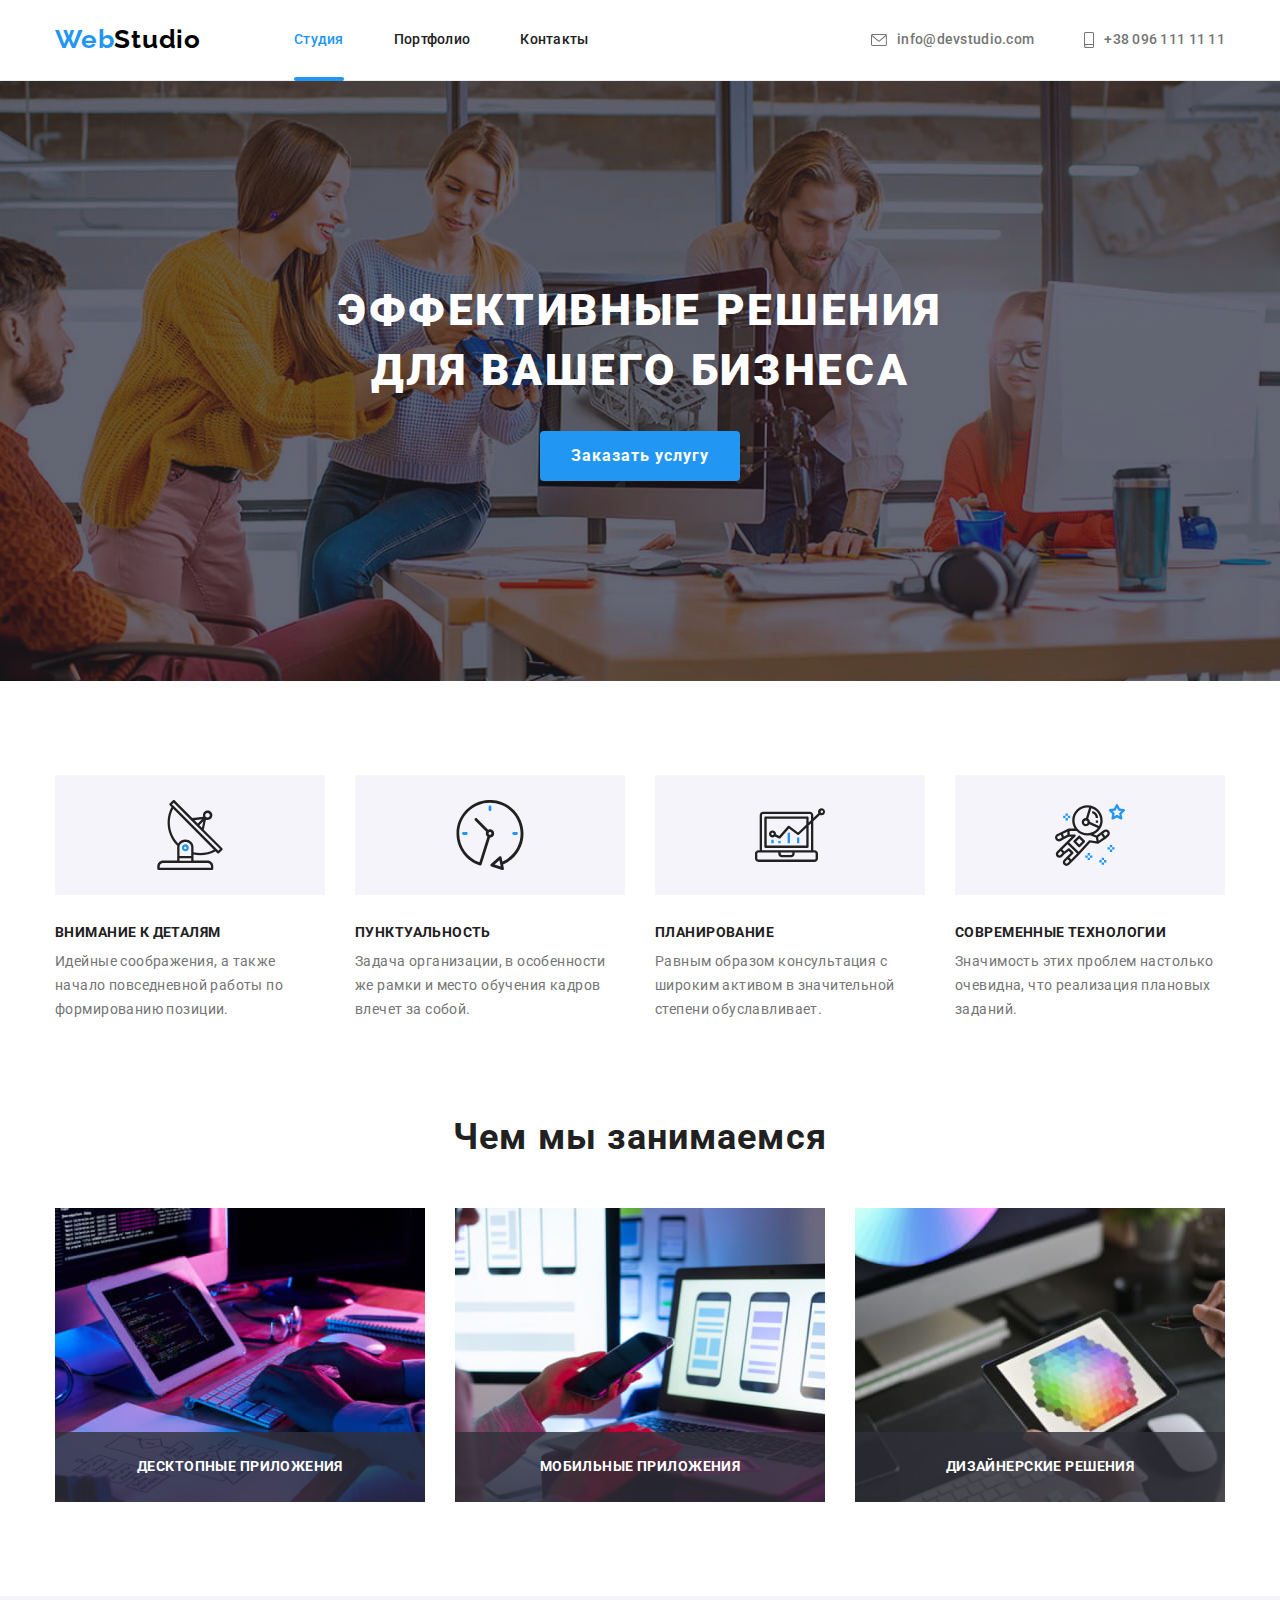
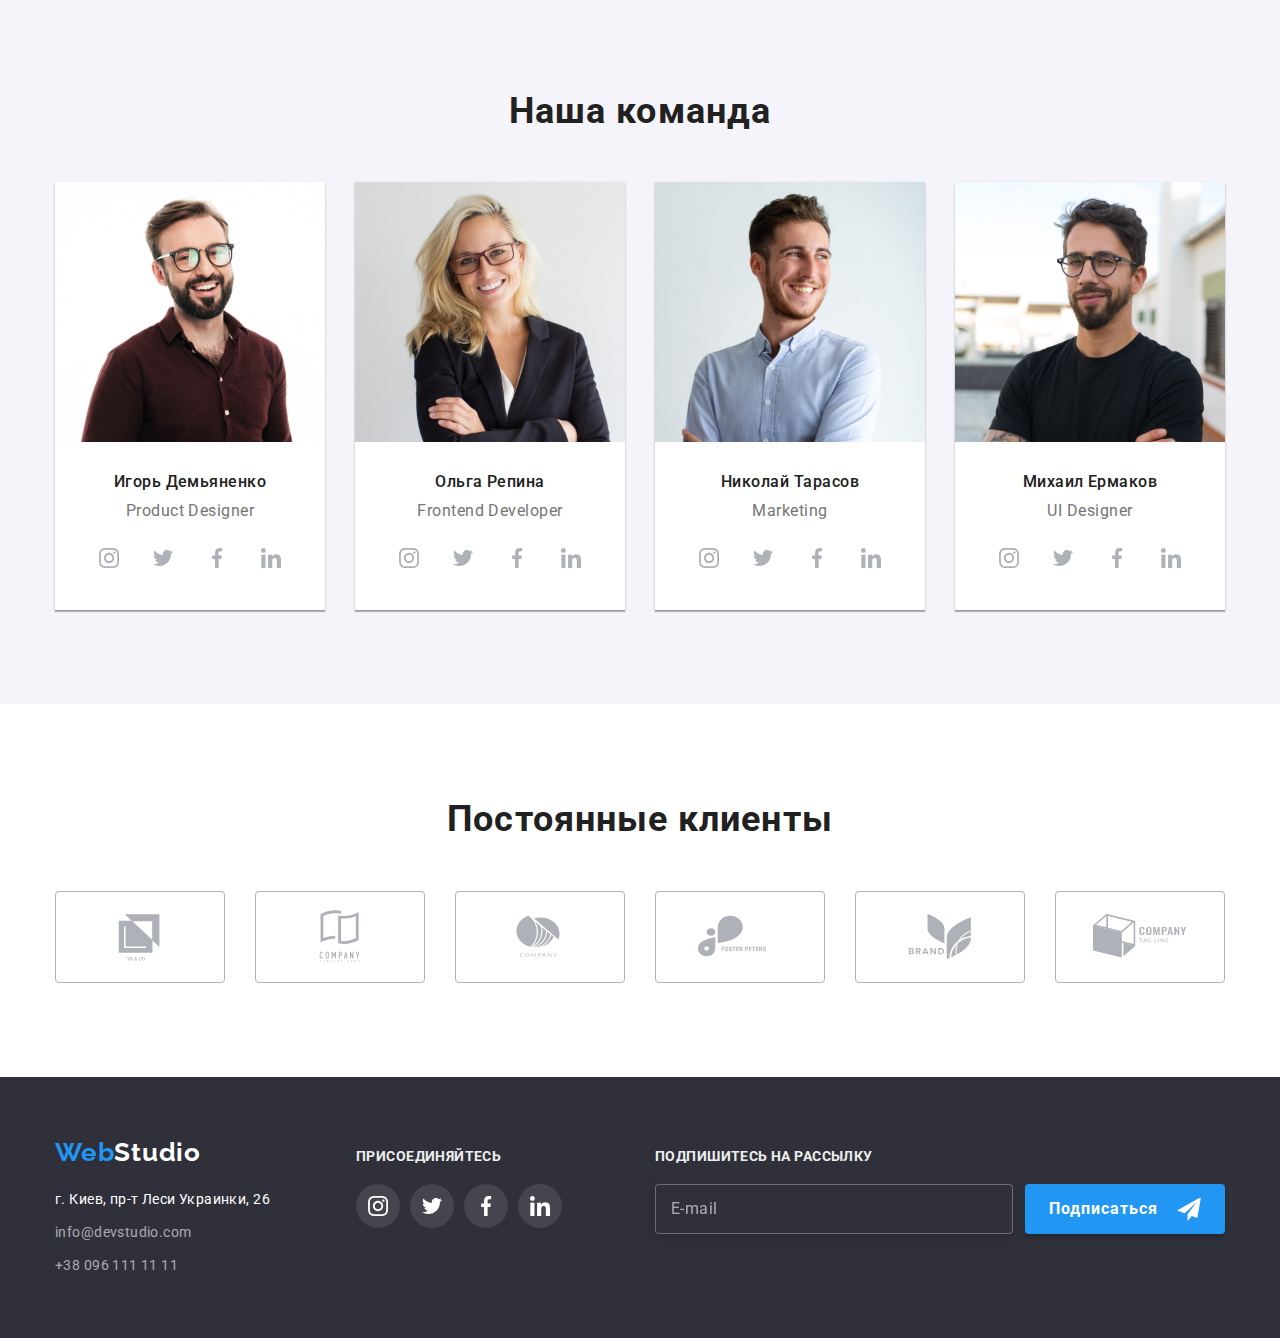
<file: index.html>
<!DOCTYPE html>
<html lang="ru">
<head>
    <meta charset="UTF-8">
    <meta http-equiv="X-UA-Compatible" content="IE=edge">
    <meta name="viewport" content="width=device-width, initial-scale=1.0">
    <title>Студия</title>
    <link href="https://fonts.googleapis.com/css2?family=Raleway:wght@700&family=Roboto:wght@400;500;700;900&display=swap" 
    rel="stylesheet">
    <link rel="stylesheet" href="https://cdnjs.cloudflare.com/ajax/libs/modern-normalize/1.1.0/modern-normalize.min.css">
    <link rel="stylesheet" href="./sass/main.min.css">
</head>
<body>
                                <!-- навигация -->
                                
    <header class="header">
        <div class="container header__container">
            <a href="#" class="logo logo--header"><span class="logo__web">Web</span>Studio</a>
                <nav>
                    <ul class="nav">
                        <li class="nav__item"><a class="nav__link nav__link--current" href="index.html" >Студия</a></li>
                        <li class="nav__item"><a class="nav__link" href="portfolio.html" >Портфолио</a></li>
                        <li class="nav__item"><a class="nav__link" href="#" >Контакты</a></li>
                    </ul>
                </nav>
            <ul class="contacts">
                <li class="contacts__item">
                    <a class="contacts__link" href="mailto:info@devstudio.com">
                        <svg class="contacts__icon" width=16px height="12px">
                            <use href="./images/icons/icons.svg#icon-mail">
                            </use>
                        </svg>
                        info@devstudio.com 
                    </a></li>
                <li class="contacts__item">
                    <a class="contacts__link" href="tel:+380961111111">
                    <svg class="contacts__icon" width=10px height="16px">
                        <use href="./images/icons/icons.svg#icon-phone">
                        </use>
                    </svg>
                    +38 096 111 11 11</a></li>
            </ul>
        </div>
    </header>

    <main>
                <!-- Шапка с кнопкой -->

        <section class="order">
            <div class="container order__container">
                <h1 class="order__title">Эффективные решения <br> для вашего бизнеса</h1>
                <button class="button order__button" type="button"  data-modal-open> Заказать услугу</button>
            </div>
        </section>

                <!-- Особенности . Скрыть заголовок! -->

        <section class="section">
            <div class="container">

                <h2 class="visually-hidden" >Особенности</h2>
                <ul class="properties">
                    <li class="properties__item"> 
                        <div class="properties__box">
                            <svg  width="70" height="70">
                                <use href="./images/icons/icons.svg#icon-antenna">
                                </use>
                            </svg>
                        </div>
                        <h3 class="properties__title">Внимание к деталям</h3>
                        <p class="properties__text">Идейные соображения, а также начало повседневной работы по формированию позиции.</p>
                    </li>
                    <li class="properties__item">
                        <div class="properties__box">
                            <svg  width="70" height="70">
                                <use href="./images/icons/icons.svg#icon-clock">
                                </use>
                            </svg>
                        </div>
                        <h3 class="properties__title">Пунктуальность</h3>
                        <p class="properties__text">Задача организации, в особенности же рамки и место обучения кадров влечет за собой.</p>
                    </li>
                    <li class="properties__item">
                        <div class="properties__box">
                            <svg   width="70" height="70">
                                <use href="./images/icons/icons.svg#icon-diagram">
                                </use>
                            </svg>
                        </div>
                        <h3 class="properties__title">Планирование</h3>
                        <p class="properties__text">Равным образом консультация с широким активом в значительной степени обуславливает.</p>
                    </li>
                    <li class="properties__item">
                        <div class="properties__box">
                            <svg  width="70" height="70">
                                <use href="./images/icons/icons.svg#icon-astronaut">
                                </use>
                            </svg>
                        </div>
                        <h3 class="properties__title">Современные технологии</h3>
                        <p class="properties__text">Значимость этих проблем настолько очевидна, что реализация плановых заданий.</p>
                    </li>
                </ul>
            </div>
        </section>

                        <!-- Work Чем занимаемся  -->

        <section class="section section--no-padding-top">
            <div class="container">
               <h2 class="section__title">Чем мы занимаемся</h2>
                <ul class="work">
                    <li class="work__item"><img src="./images/index/box1.jpg" alt="Работа за компьютером" width="370" height="300">
                        <span class="work__text">Десктопные приложения</span>
                    </li>
                    <li class="work__item"><img src="./images/index/box2.jpg" alt="Работа за ноутбуком" width="370" height="300">
                        <span class="work__text">Мобильные приложения</span>
                    </li>
                    <li class="work__item"><img src="./images/index/box3.jpg" alt="Работа на планшете" width="370" height="300">
                        <span class="work__text">Дизайнерские решения</span>
                    </li>
                </ul>
            </div>
        </section>

                        <!-- Our-team Наша команда -->

        <section class="section section--team-background">
            <div class="container">
                <h2 class="section__title">Наша команда</h2>
                <ul class="our-team">
                    <li class="our-team__item">
                        <img src="./images/index/photo1.jpg" alt="Игорь Демьяненко, Product Designer" width="270" height="260">  
                        <div class="our-team__post">
                            <h3 class="our-team__title">Игорь Демьяненко</h3>
                            <p class="our-team__text">Product Designer</p> 
                            <ul class="social">
                                <li class="social__item">
                                    <a href="" class="social__link social__link--team">
                                        <svg class="social__icon social__icon--team" width=20px height="20px">
                                            <use href="./images/icons/icons.svg#icon-instagram">  </use>
                                        </svg>
                                    </a>
                                </li>
                    
                                <li class="social__item">
                                    <a href="" class="social__link social__link--team">
                                        <svg class="social__icon social__icon--team" width=20px height="20px">
                                            <use href="./images/icons/icons.svg#icon-twitter">  </use>
                                        </svg>
                                    </a>
                                </li>
                                <li class="social__item">
                                    <a href="" class="social__link social__link--team">
                                        <svg class="social__icon social__icon--team" width=20px height="20px">
                                            <use href="./images/icons/icons.svg#icon-facebook">  </use>
                                        </svg>
                                    </a>
                                </li>
                                <li class="social__item">
                                    <a href="" class="social__link social__link--team">
                                        <svg class="social__icon social__icon--team" width=20px height="20px">
                                            <use href="./images/icons/icons.svg#icon-linkedin">  </use>
                                        </svg>
                                    </a>
                                </li>
                            </ul>
                        </div>
                        
                    </li>
                    <li class="our-team__item">
                        <img src="./images/index/photo2.jpg" alt="Ольга Репина, Frontend Developer" width="270" height="260">  
                        <div class="our-team__post">
                            <h3 class="our-team__title">Ольга Репина</h3>
                            <p class="our-team__text">Frontend Developer</p>
                            <ul class="social">
                                <li class="social__item">
                                    <a href="" class="social__link social__link--team">
                                        <svg class="social__icon social__icon--team" width=20px height="20px">
                                            <use href="./images/icons/icons.svg#icon-instagram">  </use>
                                        </svg>
                                    </a>
                                </li>
                    
                                <li class="social__item">
                                    <a href="" class="social__link social__link--team">
                                        <svg class="social__icon social__icon--team" width=20px height="20px">
                                            <use href="./images/icons/icons.svg#icon-twitter">  </use>
                                        </svg>
                                    </a>
                                </li>
                                <li class="social__item">
                                    <a href="" class="social__link social__link--team">
                                        <svg class="social__icon social__icon--team" width=20px height="20px">
                                            <use href="./images/icons/icons.svg#icon-facebook">  </use>
                                        </svg>
                                    </a>
                                </li>
                                <li class="social__item">
                                    <a href="" class="social__link social__link--team">
                                        <svg class="social__icon social__icon--team" width=20px height="20px">
                                            <use href="./images/icons/icons.svg#icon-linkedin">  </use>
                                        </svg>
                                    </a>
                                </li>
                            </ul>
                        </div>
        
                    </li>
                    <li class="our-team__item">
                        <img src="./images/index/photo3.jpg" alt="Николай Тарасов, Marketing" width="270" height="260">  
                        <div class="our-team__post">
                            <h3 class="our-team__title">Николай Тарасов</h3>
                            <p class="our-team__text">Marketing</p>
                            <ul class="social">
                                <li class="social__item">
                                    <a href="" class="social__link social__link--team">
                                        <svg class="social__icon social__icon--team" width=20px height="20px">
                                            <use href="./images/icons/icons.svg#icon-instagram">  </use>
                                        </svg>
                                    </a>
                                </li>
                    
                                <li class="social__item">
                                    <a href="" class="social__link social__link--team">
                                        <svg class="social__icon social__icon--team" width=20px height="20px">
                                            <use href="./images/icons/icons.svg#icon-twitter">  </use>
                                        </svg>
                                    </a>
                                </li>
                                <li class="social__item">
                                    <a href="" class="social__link social__link--team">
                                        <svg class="social__icon social__icon--team" width=20px height="20px">
                                            <use href="./images/icons/icons.svg#icon-facebook">  </use>
                                        </svg>
                                    </a>
                                </li>
                                <li class="social__item">
                                    <a href="" class="social__link social__link--team">
                                        <svg class="social__icon social__icon--team" width=20px height="20px">
                                            <use href="./images/icons/icons.svg#icon-linkedin">  </use>
                                        </svg>
                                    </a>
                                </li>
                        </ul>
        
                        </div>

                    </li>
                    <li class="our-team__item">
                        <img src="./images/index/photo4.jpg" alt="Михаил Ермаков, UI Designer" width="270" height="260">  
                        <div class="our-team__post">
                            <h3 class="our-team__title">Михаил Ермаков</h3>
                            <p class="our-team__text">UI Designer</p>
                            <ul class="social">
                                <li class="social__item">
                                    <a href="" class="social__link social__link--team">
                                        <svg class="social__icon social__icon--team" width=20px height="20px">
                                            <use href="./images/icons/icons.svg#icon-instagram">  </use>
                                        </svg>
                                    </a>
                                </li>
                    
                                <li class="social__item">
                                    <a href="" class="social__link social__link--team">
                                        <svg class="social__icon social__icon--team" width=20px height="20px">
                                            <use href="./images/icons/icons.svg#icon-twitter">  </use>
                                        </svg>
                                    </a>
                                </li>
                                <li class="social__item">
                                    <a href="" class="social__link social__link--team">
                                        <svg class="social__icon social__icon--team" width=20px height="20px">
                                            <use href="./images/icons/icons.svg#icon-facebook">  </use>
                                        </svg>
                                    </a>
                                </li>
                                <li class="social__item">
                                    <a href="" class="social__link social__link--team">
                                        <svg class="social__icon social__icon--team" width=20px height="20px">
                                            <use href="./images/icons/icons.svg#icon-linkedin">  </use>
                                        </svg>
                                    </a>
                                </li>
                            </ul>
                        </div>
                    </li>
                </ul>
            </div>
        </section>

            <!-- Clients Постоянные клиенты -->

        <section class="section">
            <div class="container">
                <h2 class="section__title">Постоянные клиенты</h2>
                <ul class="clients">
                    <li class="clients__item">
                        <a href="#" class="clients__link">
                            <svg class="clients__icon">
                                <use href="./images/icons/icons.svg#icon-logo1" ></use>
                            </svg>
                        </a>
                    </li>
                    <li class="clients__item">
                        <a href="#" class="clients__link">
                            <svg class="clients__icon">
                                <use href="./images/icons/icons.svg#icon-logo2" ></use>
                            </svg>
                        </a>
                    </li>
                    <li class="clients__item">
                        <a href="#" class="clients__link">
                            <svg class="clients__icon">
                                <use href="./images/icons/icons.svg#icon-logo3" ></use>
                            </svg>
                        </a>
                    </li>
                    <li class="clients__item">
                        <a href="#" class="clients__link">
                            <svg class="clients__icon">
                                <use href="./images/icons/icons.svg#icon-logo4" ></use>
                            </svg>
                        </a>
                    </li>
                    <li class="clients__item">
                        <a href="#" class="clients__link">
                            <svg class="clients__icon">
                                <use href="./images/icons/icons.svg#icon-logo5" ></use>
                            </svg>
                        </a>
                    </li>
                    <li class="clients__item">
                        <a href="#" class="clients__link">
                            <svg class="clients__icon" width="94" height="45">
                                <use href="./images/icons/icons.svg#icon-logo6" ></use>
                            </svg>
                        </a>
                    </li>
                </ul>
            </div>
        </section>
                        <!-- Модальне вікно Форма -->
        <div class="backdrop is-hidden" data-modal>   
            <div class="modal">
                <button class="button-close">
                    <svg class="icon-close"  width="18" height="18" data-modal-close>
                        <use href="./images/icons/icons.svg#icon-close1" ></use>
                    </svg>
                </button>

                <div class="form">

                <h2 class="form__title">Оставьте свои данные, мы вам перезвоним</h2>
                <form name="form" action="#" autocomplete="off">
                    <div class="form__field">

                    <label class="form__lable" for="contact-name">Имя</label>
                    <input class="form__input" id="contact-name" type="text"  name="contact-name">
                        <svg class="form__icon" width="18px" height="18px" >
                            <use href="./images/icons/icons.svg#icon-person-black" ></use>
                        </svg>

                    </div>

                    <div class="form__field">

                        <label class="form__lable" for="contact-tel">Телефон</label>
                        <input class="form__input" id="contact-tel" type="tel" name="contact-tel">
                        <svg class="form__icon" width="18px" height="18px" >
                            <use href="./images/icons/icons.svg#icon-phone-black" ></use>
                        </svg>
   
                    </div>

                    <div class="form__field">

                        <label class="form__lable" for="contact-email">Почта</label>
                        <input class="form__input" id="contact-email" type="email" name="contact-email">
                        <svg class="form__icon" width="18px" height="18px" >
                            <use href="./images/icons/icons.svg#icon-email-black" ></use>
                        </svg>
    
                    </div>

                    <div class="form__comment">
                    <label class="form__lable" for="form-textarea">Комментарий</label>
                    <textarea class="form__input form__textarea" name="form-comment" id="form-textarea" placeholder="Введите текст"></textarea>

                    </div>
                                        
                    
                    <div class="form__field">
        
                        <label class="checkbox" for="form-policy">
                         <input class="checkbox__input visually-hidden" id="form-policy" type="checkbox" value="policy" name="form-policy">
                        <span class="checkbox__icon"></span>
                           
                            Соглашаюсь c рассылкой и принимаю <a class="checkbox__contract" href="#">Условия договора</a> 

                        
                        </label>
                    </div>
 

                    <button type="submit" class="button form__button">Отправить</button>




                </form>
                </div>

            </div>
        </div>
    </main>
                      <!-- Подвал, футер -->

    <footer class="footer">
        <div class="container footer-container">
            <div class="footer__address">
                <a class="logo logo--foot" href="#" target="_blank" rel="noopener noreferrer"><span class="logo__web">Web</span>Studio</a>
                    <address class="address">
                        <ul class="address__list">
                            <li class="address__item"><a class="address__map" 
                                href="https://goo.gl/maps/UUaV6C99xNGQSZhZA" 
                                target="_blank" 
                                rel="noopener noreferrer">г. Киев, пр-т Леси Украинки, 26</a></li>
                            <li class="address__item"><a class="address__contacts" href="mailto:info@devstudio.com">info@devstudio.com</a></li>
                            <li class="address__item"><a class="address__contacts" href="tel:+380961111111">+38 096 111 11 11</a></li>
                        </ul>        
                    </address>
            </div>
            <div class="footer__social">
                <h3 class="social-title">Присоединяйтесь</h3>
                <ul class="social">
                    <li class="social__item">
                        <a href="" class="social__link social__link--footer">
                            <svg class="social__icon" width="20px" height="20px">
                                <use href="./images/icons/icons.svg#icon-instagram">  </use>
                            </svg>
                        </a>
                    </li>
                    <li class="social__item">
                        <a href="" class="social__link social__link--footer">
                            <svg class="social__icon" width="20px" height="20px" >
                                <use href="./images/icons/icons.svg#icon-twitter">  </use>
                            </svg>
                        </a>
                    </li>       
                    <li class="social__item">
                        <a href="" class="social__link social__link--footer">
                            <svg class="social__icon" width="20px" height="20px">
                                <use href="./images/icons/icons.svg#icon-facebook">  </use>
                            </svg>
                        </a>
                    </li>       
                    <li class="social__item">
                        <a href="" class="social__link social__link--footer">
                            <svg class="social__icon" width="20px" height="20px">
                                <use href="./images/icons/icons.svg#icon-linkedin">  </use>
                            </svg>
                        </a>
                    </li>       
                </ul>

            </div>
            <div class="footer__subscribe" >
            <h3 class="sb-social social-title">Подпишитесь на рассылку</h3>
            <form name="subscribe" action="#" autocomplete="off">

                <div class="subscribe">

                        <input class="subscribe__input" type="email" name="contact-email" placeholder="E-mail">

                        <button class="button subscribe__button" type="submit" > Подписаться
                            <svg class="icon-send" width="24px" height="24px">
                            <use href="./images/icons/icons.svg#icon-send" ></use>
                        </svg>

                        </button>
                    </div>
            </form>

            </div> 

        </div>
    </footer>
    <script src="./js/modal.js"></script>  
</body>
</html>
</file>
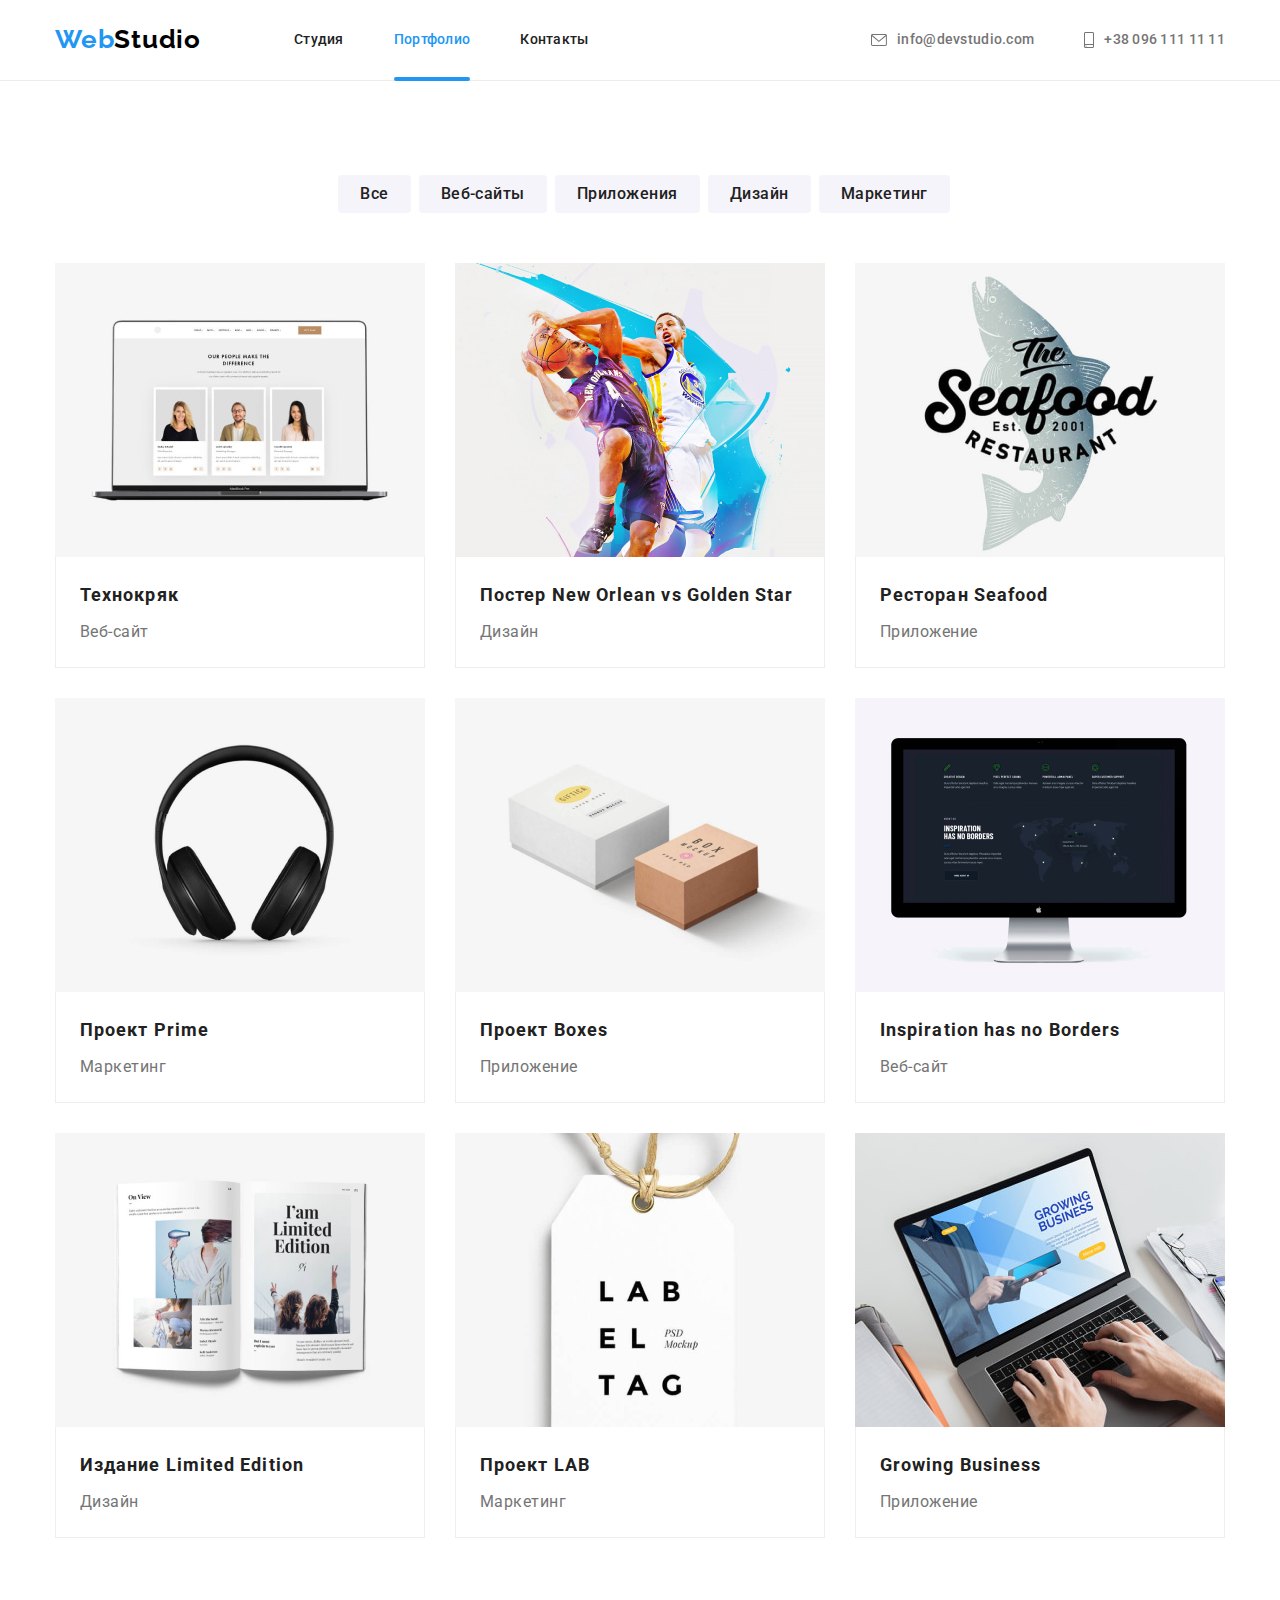
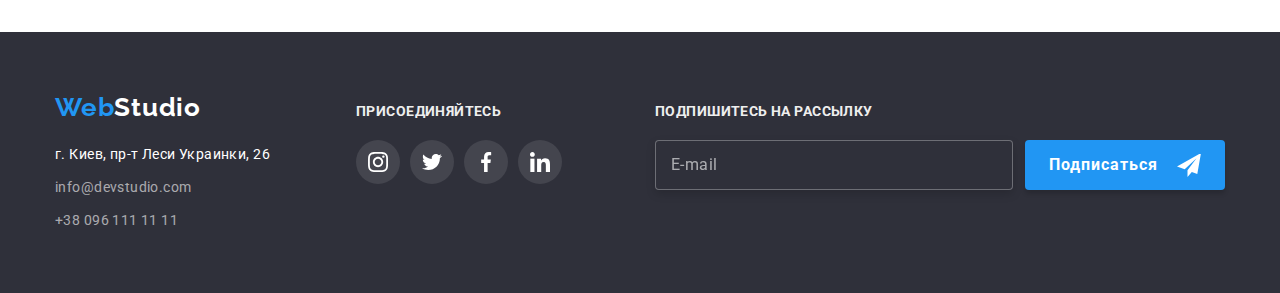
<file: portfolio.html>
<!DOCTYPE html>
<html lang="ru">
<head>
    <meta charset="UTF-8">
    <meta http-equiv="X-UA-Compatible" content="IE=edge">
    <meta name="viewport" content="width=device-width, initial-scale=1.0">
    <title>Портфолио</title>
    <link href="https://fonts.googleapis.com/css2?family=Raleway:wght@700&family=Roboto:wght@400;500;700;900&display=swap" 
    rel="stylesheet">
    <link rel="stylesheet" href="https://cdnjs.cloudflare.com/ajax/libs/modern-normalize/1.1.0/modern-normalize.min.css">
    <link rel="stylesheet" href="./sass/main.min.css">
</head>
<body>
                                <!-- навигация -->

    <header class="header">
        <div class="container header__container">
                <a href="#" class="logo logo--header"><span class="logo__web">Web</span>Studio</a>
            <nav>
                <ul class="nav">
                    <li class="nav__item"><a class="nav__link" href="index.html" >Студия</a></li>
                    <li class="nav__item"><a class="nav__link nav__link--current" href="portfolio.html" >Портфолио</a></li>
                    <li class="nav__item"><a class="nav__link" href="#" >Контакты</a></li>
                </ul>
            </nav>
            <ul class="contacts">
                <li class="contacts__item">
                    <a class="contacts__link" href="mailto:info@devstudio.com">
                        <svg class="contacts__icon" width=16px height="12px">
                            <use href="./images/icons/icons.svg#icon-mail"></use>
                        </svg>
                        info@devstudio.com 
                    </a>
                </li>
                <li class="contacts__item">
                    <a class="contacts__link" href="tel:+380961111111">
                    <svg class="contacts__icon" width=10px height="16px">
                        <use href="./images/icons/icons.svg#icon-phone"></use>
                    </svg>
                    +38 096 111 11 11</a>
                </li>
            </ul>
        </div>
    </header>

    <main>
                            <!-- Кнопки фильтра -->

        <section class="section">
            <div class="container order__container">
                <h1 class="visually-hidden">Фильтр</h1>
                <ul class="filtr">
                    <li class="filtr__item"><button type="button" class="filtr__btn">Все</button></li>
                    <li class="filtr__item"><button type="button" class="filtr__btn">Веб-сайты</button></li>
                    <li class="filtr__item"><button type="button" class="filtr__btn">Приложения</button></li>
                    <li class="filtr__item"><button type="button" class="filtr__btn">Дизайн</button></li>
                    <li class="filtr__item"><button type="button" class="filtr__btn">Маркетинг</button></li>
                </ul>

                            <!-- Секция Портфолио -->

                <ul class="gallery">
                    <li class="gallery__item">

                        <a href="#" class="gallery__link">
                        <div class="gallery__overlay">
                            <p class="overlay__text" >Ресурс предлагает комплексные предложения с разным уровнем функционала и сервисов. Все это позволит посетителю получить исчерпывающие сведения о компании или частном лице.</p>

                            <img  class="img" src="./images/portfolio/imgp1.jpg" alt="Экран ноутбука" 
                                width="370" 
                                height="300">
                        </div>

                            <div class="gallery__border">
                                <h2 class="gallery__title">Технокряк</h2> 
                                <p class="gallery__text">Веб-сайт</p>
                            </div>
                        </a>
                    </li>
                    <li class="gallery__item">

                        <a href="#" class="gallery__link">
                        <div class="gallery__overlay">
                            <p class="overlay__text">Ресурс предлагает комплексные предложения с разным уровнем функционала и сервисов. Все это позволит посетителю получить исчерпывающие сведения о компании или частном лице.</p>
                            <img class="img" src="./images/portfolio/imgp2.jpg" alt="Баскетболисты" 
                                width="370" 
                                height="300">
                        </div>

                            <div class="gallery__border">
                                <h2 class="gallery__title">Постер New Orlean vs Golden Star</h2> 
                                <p class="gallery__text">Дизайн</p>
                            </div>
                        </a>
                    </li>
                    <li class="gallery__item">

                        <a href="#" class="gallery__link">
                        <div class="gallery__overlay">
                            <p class="overlay__text">Ресурс предлагает комплексные предложения с разным уровнем функционала и сервисов. Все это позволит посетителю получить исчерпывающие сведения о компании или частном лице.</p>

                            <img class="img" src="./images/portfolio/imgp3.jpg" alt="Логотип ресторана Seafood" 
                                width="370" 
                                height="300">
                        </div>

                            <div class="gallery__border">
                                <h2 class="gallery__title">Ресторан Seafood</h2> 
                                <p class="gallery__text">Приложение</p>
                            </div>
                        </a>
                    </li>
                    <li class="gallery__item">

                        <a href="#" class="gallery__link">
                        <div class="gallery__overlay">
                            <p class="overlay__text">Ресурс предлагает комплексные предложения с разным уровнем функционала и сервисов. Все это позволит посетителю получить исчерпывающие сведения о компании или частном лице.</p>

                            <img class="img" src="./images/portfolio/imgp4.jpg" alt="Безпроводные наушники"
                                width="370" 
                                height="300">
                        </div>

                            <div class="gallery__border">
                                <h2 class="gallery__title">Проект Prime</h2> 
                                <p class="gallery__text">Маркетинг</p>
                            </div>
                        </a>
                    </li>
                    <li class="gallery__item">

                        <a href="#" class="gallery__link">
                        <div class="gallery__overlay">
                            <p class="overlay__text">Ресурс предлагает комплексные предложения с разным уровнем функционала и сервисов. Все это позволит посетителю получить исчерпывающие сведения о компании или частном лице.</p>

                            <img class="img" src="./images/portfolio/imgp5.jpg" alt="Две коробки" 
                                width="370" 
                                height="300">
                        </div>

                            <div class="gallery__border">
                                <h2 class="gallery__title">Проект Boxes</h2> 
                                <p class="gallery__text">Приложение</p>
                            </div>
                        </a>
                    </li>
                    <li class="gallery__item">                        

                        <a href="#" class="gallery__link">
                        <div class="gallery__overlay">
                            <p class="overlay__text">Ресурс предлагает комплексные предложения с разным уровнем функционала и сервисов. Все это позволит посетителю получить исчерпывающие сведения о компании или частном лице.</p>

                            <img class="img" src="./images/portfolio/imgp6.jpg" alt="Екран компьютера"
                                width="370"
                                height="300">
                        </div>

                            <div class="gallery__border">
                                <h2 class="gallery__title">Inspiration has no Borders</h2> 
                                <p class="gallery__text">Веб-сайт</p>
                            </div>
                        </a>
                    </li>
                    <li class="gallery__item">

                        <a href="#" class="gallery__link">
                        <div class="gallery__overlay">
                            <p class="overlay__text">Ресурс предлагает комплексные предложения с разным уровнем функционала и сервисов. Все это позволит посетителю получить исчерпывающие сведения о компании или частном лице.</p>

                            <img class="img" src="./images/portfolio/imgp7.jpg" alt="Развернутая книга" 
                                width="370" 
                                height="300">
                        </div>

                            <div class="gallery__border">
                                <h2 class="gallery__title">Издание Limited Edition</h2> 
                                <p class="gallery__text">Дизайн</p>
                            </div>
                        </a>
                    </li>
                    <li class="gallery__item">

                        <a href="#" class="gallery__link">
                        <div class="gallery__overlay">
                            <p class="overlay__text">Ресурс предлагает комплексные предложения с разным уровнем функционала и сервисов. Все это позволит посетителю получить исчерпывающие сведения о компании или частном лице.</p>

                            <img class="img" src="./images/portfolio/imgp8.jpg" alt="Бирка Labletag" 
                                width="370" 
                                height="300">
                            </div>
                       
                            <div class="gallery__border">
                                <h2 class="gallery__title">Проект LAB</h2> 
                                <p class="gallery__text">Маркетинг</p>
                            </div>
                        </a>
                    </li>
                    <li class="gallery__item">

                        <a href="#" class="gallery__link">
                        <div class="gallery__overlay">
                            <p class="overlay__text">Ресурс предлагает комплексные предложения с разным уровнем функционала и сервисов. Все это позволит посетителю получить исчерпывающие сведения о компании или частном лице.</p>

                            <img class="img" src="./images/portfolio/imgp9.jpg" alt="Открытый Ноутбук" 
                                width="370" 
                                height="300">
                        </div>

                            <div class="gallery__border">
                                <h2 class="gallery__title">Growing Business</h2> 
                                <p class="gallery__text">Приложение</p>
                            </div>
                        </a>
                    </li>
                </ul>
            </div>
        </section>
    </main>
                                <!-- Подвал, футер -->
    <footer class="footer">
        <div class="container footer-container">
            <div class="footer__address">
                <a class="logo logo--foot" href="#" target="_blank" rel="noopener noreferrer"><span class="logo__web">Web</span>Studio</a>
                    <address class="address">
                        <ul class="address__list">
                            <li class="address__item"><a class="address__map" 
                                href="https://goo.gl/maps/UUaV6C99xNGQSZhZA" 
                                target="_blank" 
                                rel="noopener noreferrer">г. Киев, пр-т Леси Украинки, 26</a></li>
                            <li class="address__item"><a class="address__contacts" href="mailto:info@devstudio.com">info@devstudio.com</a></li>
                            <li class="address__item"><a class="address__contacts" href="tel:+380961111111">+38 096 111 11 11</a></li>
                        </ul>        
                    </address>
            </div>
            <div class="footer__social">
                <h3 class="social-title">Присоединяйтесь</h3>
                <ul class="social">
                    <li class="social__item">
                        <a href="" class="social__link social__link--footer">
                            <svg class="social__icon" width="20px" height="20px">
                                <use href="./images/icons/icons.svg#icon-instagram">  </use>
                            </svg>
                        </a>
                    </li>
                    <li class="social__item">
                        <a href="" class="social__link social__link--footer">
                            <svg class="social__icon" width="20px" height="20px" >
                                <use href="./images/icons/icons.svg#icon-twitter">  </use>
                            </svg>
                        </a>
                    </li>       
                    <li class="social__item">
                        <a href="" class="social__link social__link--footer">
                            <svg class="social__icon" width="20px" height="20px">
                                <use href="./images/icons/icons.svg#icon-facebook">  </use>
                            </svg>
                        </a>
                    </li>       
                    <li class="social__item">
                        <a href="" class="social__link social__link--footer">
                            <svg class="social__icon" width="20px" height="20px">
                                <use href="./images/icons/icons.svg#icon-linkedin">  </use>
                            </svg>
                        </a>
                    </li>       
                </ul>

            </div>
            <div class="footer__subscribe" >
            <h3 class="sb-social social-title">Подпишитесь на рассылку</h3>
            <form name="subscribe" action="#" autocomplete="off">

                <div class="subscribe">

                        <input class="subscribe__input" type="email" name="contact-email" placeholder="E-mail">

                        <button class="button subscribe__button" type="submit" > Подписаться
                            <svg class="icon-send" width="24px" height="24px">
                            <use href="./images/icons/icons.svg#icon-send" ></use>
                        </svg>

                        </button>
                    </div>
            </form>

            </div> 

        </div>
    </footer>
                                                                                                                                                        

</body>
</html>
</file>
<file: sass/main.min.css>
body{background-color:#fff;color:#757575;font-family:"Roboto",sans-serif}.container{width:1200px;margin-left:auto;margin-right:auto;padding-left:15px;padding-right:15px}.section{padding:94px 0}.section--no-padding-top{padding-top:0}.section--team-background{background-color:#f5f4fa}ul{list-style:none;margin:0;padding:0}h1,h2,h3,p{padding:0;margin:0}img{display:block;width:100%;height:auto}.section__title{font-weight:700;font-size:36px;line-height:1.17;text-align:center;letter-spacing:.03em;color:#212121;margin-bottom:50px}.visually-hidden{position:absolute;width:1px;height:1px;margin:-1px;border:0;padding:0;white-space:nowrap;-webkit-clip-path:inset(100%);clip-path:inset(100%);clip:rect(0 0 0 0);overflow:hidden}.logo{color:#000;font-family:"Raleway";font-weight:700;font-size:26px;line-height:1.2;letter-spacing:.03em;text-decoration:none;transition:color 250ms cubic-bezier(0.4, 0, 0.2, 1)}.logo:hover,.logo:focus{color:#2196f3}.logo__web{color:#2196f3}.logo--foot{color:#fff}.logo--header{margin-right:93px}.button{font-family:inherit;font-weight:700;font-size:16px;line-height:1.88;letter-spacing:.06em;border:rgba(0,0,0,0);border-radius:4px;width:200px;height:50px;box-shadow:0px 4px 4px rgba(0,0,0,.15);color:#fff;background-color:#2196f3;cursor:pointer}.button:hover,.button:focus{background-color:#188ce8}.form__button{display:block;margin:0 auto;margin-top:30px}.subscribe__button{display:flex;align-items:center;justify-content:space-evenly;margin-left:12px}.order__button{transition:background-color 250ms cubic-bezier(0.4, 0, 0.2, 1)}.social{display:flex;justify-content:center}.social__item{width:44px;height:44px}.social__item:not(:last-child){margin-right:10px}.social__link{display:flex;justify-content:center;align-items:center;width:100%;height:100%;border-radius:50%;background:rgba(255,255,255,.1);color:#afb1b8}.social__link:hover,.social__link:focus{background-color:#2196f3;color:#fff}.social__link--team{transition:background-color 250ms cubic-bezier(0.4, 0, 0.2, 1),color 250ms cubic-bezier(0.4, 0, 0.2, 1)}.social__icon--team{fill:currentColor}.social-title{font-weight:700;font-size:14px;line-height:1.1;letter-spacing:.03em;text-transform:uppercase;color:#eee;margin-bottom:20px}.footer__social{margin-right:93px}.social__link--footer{fill:#fff;transition:background-color 250ms cubic-bezier(0.4, 0, 0.2, 1)}.sb-social{margin-bottom:20px}.header{border-bottom-width:1px;border-bottom-style:solid;border-bottom-color:#ececec}.header__container{display:flex;align-items:center}.nav{display:flex}.nav__link{font-weight:500;font-size:14px;line-height:1.1;letter-spacing:.02em;color:#212121;text-decoration:none;display:block;padding-top:32px;padding-bottom:32px;transition:color 250ms cubic-bezier(0.4, 0, 0.2, 1);position:relative}.nav__link:hover,.nav__link:focus{color:#2196f3}.nav__item:not(:first-child){margin-left:50px}.nav__link--current{color:#2196f3}.nav__link--current::after{content:"";display:block;width:100%;height:4px;border-radius:2px;background-color:#2196f3;position:absolute;left:0;bottom:-1px}.contacts{display:flex;margin-left:auto}.contacts .contacts__link{display:flex;align-items:center;font-weight:500;font-size:14px;line-height:1.1;letter-spacing:.02em;color:#757575;text-decoration:none;padding-top:32px;padding-bottom:32px;transition:color 250ms cubic-bezier(0.4, 0, 0.2, 1)}.contacts .contacts__link:hover,.contacts .contacts__link:focus{color:#2196f3}.contacts .contacts__icon{margin-right:10px;fill:currentColor}.contacts .contacts__item+.contacts__item{margin-left:50px}.order{max-width:1600px;margin:0 auto;background-color:#c4c4c4;background-image:linear-gradient(to top, rgba(47, 48, 58, 0.4), rgba(47, 48, 58, 0.4)),url(../images/index/bgimage.jpg);background-repeat:no-repeat;background-size:cover;background-position:center;text-align:center;padding-top:200px;padding-bottom:200px}.order .order__title{font-weight:900;font-size:44px;line-height:1.36;letter-spacing:.06em;text-transform:uppercase;color:#fff;margin-bottom:30px}.properties__title{font-weight:700;font-size:14px;line-height:1.1;letter-spacing:.03em;text-transform:uppercase;color:#212121}.properties__text{font-size:14px;line-height:1.71;letter-spacing:.03em;color:#757575;margin-bottom:0px;margin-top:10px}.properties{display:flex}.properties__item{width:270px}.properties__item:not(:last-child){margin-right:30px}.properties__box{width:270px;height:120px;background-color:#f5f4fa;margin-bottom:30px;display:flex;align-items:center;justify-content:center}.work{display:flex}.work__text{font-weight:700;font-size:14px;line-height:1.1;letter-spacing:.03em;text-transform:uppercase;position:absolute;left:0;bottom:0;color:#fff;display:flex;width:370px;height:70px;justify-content:center;align-items:center;background:rgba(47,48,58,.8)}.work__item{position:relative;transition:transform 250ms cubic-bezier(0.4, 0, 0.2, 1)}.work__item:not(:last-child){margin-right:30px}.work__item:hover{transform:scale(1.1)}.our-team{display:flex;text-align:center;justify-content:space-between}.our-team__item{width:270px;box-shadow:0px 1px 3px rgba(0,0,0,.12),0px 1px 1px rgba(0,0,0,.14),0px 2px 1px rgba(0,0,0,.2);background-color:#fff}.our-team__post{padding-top:30px;padding-bottom:30px;margin-bottom:0}.our-team__title{font-weight:500;font-size:16px;line-height:1.2;letter-spacing:.03em;color:#212121;margin-bottom:10px}.our-team__text{font-size:16px;line-height:1.2;letter-spacing:.03em;color:#757575;margin-bottom:16px}.clients{display:flex;justify-content:center}.clients__item{width:170px;height:92px}.clients__item:not(:last-child){margin-right:30px}.clients__link{display:flex;justify-content:center;align-items:center;width:100%;height:100%;border:1px solid #afb1b8;border-radius:4px;color:#afb1b8;transition:color 250ms cubic-bezier(0.4, 0, 0.2, 1),transform 250ms cubic-bezier(0.4, 0, 0.2, 1)}.clients__link:hover,.clients__link:focus{border-color:#2196f3;color:#2196f3;transform:scale(1.1)}.clients__icon{width:106px;height:60px;fill:currentColor}.filtr{display:flex;justify-content:center;margin-bottom:50px}.filtr .filtr__item{margin-left:8px}.filtr .filtr__btn{font-family:inherit;font-weight:500;font-size:16px;line-height:1.62;text-align:center;letter-spacing:.03em;color:#212121;cursor:pointer;background:#f5f4fa;border:#f5f4fa;height:38px;border-radius:4px;padding:6px 22px;transition:background-color 250ms cubic-bezier(0.4, 0, 0.2, 1),box-shadow 250ms cubic-bezier(0.4, 0, 0.2, 1),transform 250ms cubic-bezier(0.4, 0, 0.2, 1),color 250ms cubic-bezier(0.4, 0, 0.2, 1)}.filtr .filtr__btn:hover,.filtr .filtr__btn:focus{background-color:#2196f3;color:#fff;box-shadow:0px 3px 1px rgba(0,0,0,.1),0px 1px 2px rgba(0,0,0,.08),0px 2px 2px rgba(0,0,0,.12);outline:none;transform:scale(1.1)}.gallery{display:flex;flex-wrap:wrap}.gallery .gallery__item{width:370px;margin-right:30px;margin-bottom:30px}.gallery .gallery__item:nth-child(3n){margin-right:0}.gallery .gallery__item:nth-last-child(-n+3){margin-bottom:0}.gallery .gallery__link{display:inline-block;text-decoration:none;transition:box-shadow 250ms cubic-bezier(0.4, 0, 0.2, 1)}.gallery .gallery__link:hover,.gallery .gallery__link:focus{box-shadow:0px 1px 1px rgba(0,0,0,.12),0px 4px 4px rgba(0,0,0,.06),1px 4px 6px rgba(0,0,0,.16)}.gallery .gallery__overlay{position:relative;overflow:hidden}.gallery .gallery__title{font-weight:700;font-size:18px;line-height:2;letter-spacing:.06em;color:#212121}.gallery .gallery__text{font-size:16px;line-height:1.88;letter-spacing:.03em;color:#757575;margin-top:4px}.gallery .gallery__border{padding:20px 24px;border-right-width:1px;border-right-style:solid;border-right-color:#eee;border-bottom-width:1px;border-bottom-style:solid;border-bottom-color:#eee;border-left-width:1px;border-left-style:solid;border-left-color:#eee}.overlay__text{color:#fff;font-size:18px;line-height:1.56;letter-spacing:.03em;padding:63px 24px;position:absolute;background-color:rgba(33,150,243,.9);transform:translateY(100%);transition:transform 250ms linear}.gallery__link:hover .overlay__text,.gallery__link:focus .overlay__text{transform:translateY(0)}.footer{background-color:#2f303a;padding-top:60px;padding-bottom:60px}.footer .footer__address{width:231px;margin-right:70px}.footer-container{display:flex;align-items:baseline}.address{margin-top:20px;padding-bottom:0}.address .address__item:not(:last-child){margin-bottom:9px}.address .address__map{font-style:normal;font-size:14px;line-height:1.71;letter-spacing:.03em;color:#fff;text-decoration:none;transition:color 250ms cubic-bezier(0.4, 0, 0.2, 1)}.address .address__map:hover,.address .address__map:focus{color:#2196f3}.address .address__contacts{font-style:normal;font-size:14px;line-height:1.71;letter-spacing:.03em;color:rgba(255,255,255,.6);text-decoration:none;transition:color 250ms cubic-bezier(0.4, 0, 0.2, 1)}.address .address__contacts:hover,.address .address__contacts:focus{color:#2196f3}.backdrop{position:fixed;top:0;left:0;width:100%;height:100%;background-color:rgba(0,0,0,.2);opacity:1;transition:opacity 250ms cubic-bezier(0.4, 0, 0.2, 1)}.backdrop.is-hidden{opacity:0;pointer-events:none}.modal{position:relative;top:50%;left:50%;transform:scale(1) translate(-50%, -50%);width:528px;height:581px;background:#fff;box-shadow:0px 1px 3px rgba(0,0,0,.12),0px 1px 1px rgba(0,0,0,.14),0px 2px 1px rgba(0,0,0,.2);border-radius:4px}.backdrop.is-hidden .modal{transform:scale(1.1) translate(-50%, -50%)}.button-close{width:30px;height:30px;position:absolute;top:8px;right:8px;padding:0;background:#fff;border:1px solid rgba(0,0,0,.1);border-radius:50%;transform:scale(1);transition:transform 250ms cubic-bezier(0.4, 0, 0.2, 1)}.button-close:hover{transform:scale(1.1);cursor:pointer}.icon-close{display:block;margin:0 auto;transition:fill 250ms cubic-bezier(0.4, 0, 0.2, 1)}.icon-close:hover{fill:#2196f3}.form{padding:40px}.form .form__title{font-weight:700;font-size:20px;line-height:1.15;text-align:center;letter-spacing:.03em;margin-bottom:12px;color:#212121}.form .form__field{margin-bottom:10px;position:relative}.form .form__lable{font-size:12px;line-height:1.17;letter-spacing:.01em;margin-bottom:4px}.form .form__input{width:100%;height:40px;border:1px solid rgba(33,33,33,.2);box-sizing:border-box;border-radius:4px;font-size:inherit;padding:12px;padding-left:42px;outline:none;transition:border-color 250ms cubic-bezier(0.4, 0, 0.2, 1)}.form .form__input:focus+.form__icon{fill:#2196f3}.form .form__input:focus{border-color:#2196f3}.form .form__input::-moz-placeholder{font-size:14px;line-height:1.14;letter-spacing:.01em;color:rgba(117,117,117,.5)}.form .form__input:-ms-input-placeholder{font-size:14px;line-height:1.14;letter-spacing:.01em;color:rgba(117,117,117,.5)}.form .form__input::placeholder{font-size:14px;line-height:1.14;letter-spacing:.01em;color:rgba(117,117,117,.5)}.form .form__icon{position:absolute;top:30px;left:12px;fill:#212121;transition:fill 250ms cubic-bezier(0.4, 0, 0.2, 1)}.form .form__textarea{height:120px;padding:12px 16px;resize:none}.form .form__comment{margin-bottom:20px}.checkbox{display:flex;align-items:center;justify-content:center;font-size:14px;line-height:1.71;letter-spacing:.03em;color:#757575}.checkbox .checkbox__icon{display:block;width:16px;height:15px;border:2px solid #212121;border-radius:2px;transition:border-color 250ms cubic-bezier(0.4, 0, 0.2, 1),background-color 250ms cubic-bezier(0.4, 0, 0.2, 1);margin-right:8px}.checkbox .checkbox__contract{color:#2196f3}.checkbox__input:checked+.checkbox__icon{background-color:#2196f3;background-image:url(../images/icons/check.svg);background-size:contain;background-repeat:no-repeat;background-position:center;border-color:#2196f3}.subscribe{display:flex;justify-content:center}.subscribe .subscribe__input{width:358px;height:50px;padding-left:15px;border:1px solid rgba(255,255,255,.3);filter:drop-shadow(0px 4px 4px rgba(0, 0, 0, 0.15));border-radius:4px;background-color:#2f303a;color:#fff}.subscribe .subscribe__input:focus{color:#fff;background-color:#2f303a}.subscribe .subscribe__input::-moz-placeholder{font-size:16px;line-height:1.25;letter-spacing:.03em;color:rgba(255,255,255,.6)}.subscribe .subscribe__input:-ms-input-placeholder{font-size:16px;line-height:1.25;letter-spacing:.03em;color:rgba(255,255,255,.6)}.subscribe .subscribe__input::placeholder{font-size:16px;line-height:1.25;letter-spacing:.03em;color:rgba(255,255,255,.6)}/*# sourceMappingURL=main.min.css.map */
</file>
